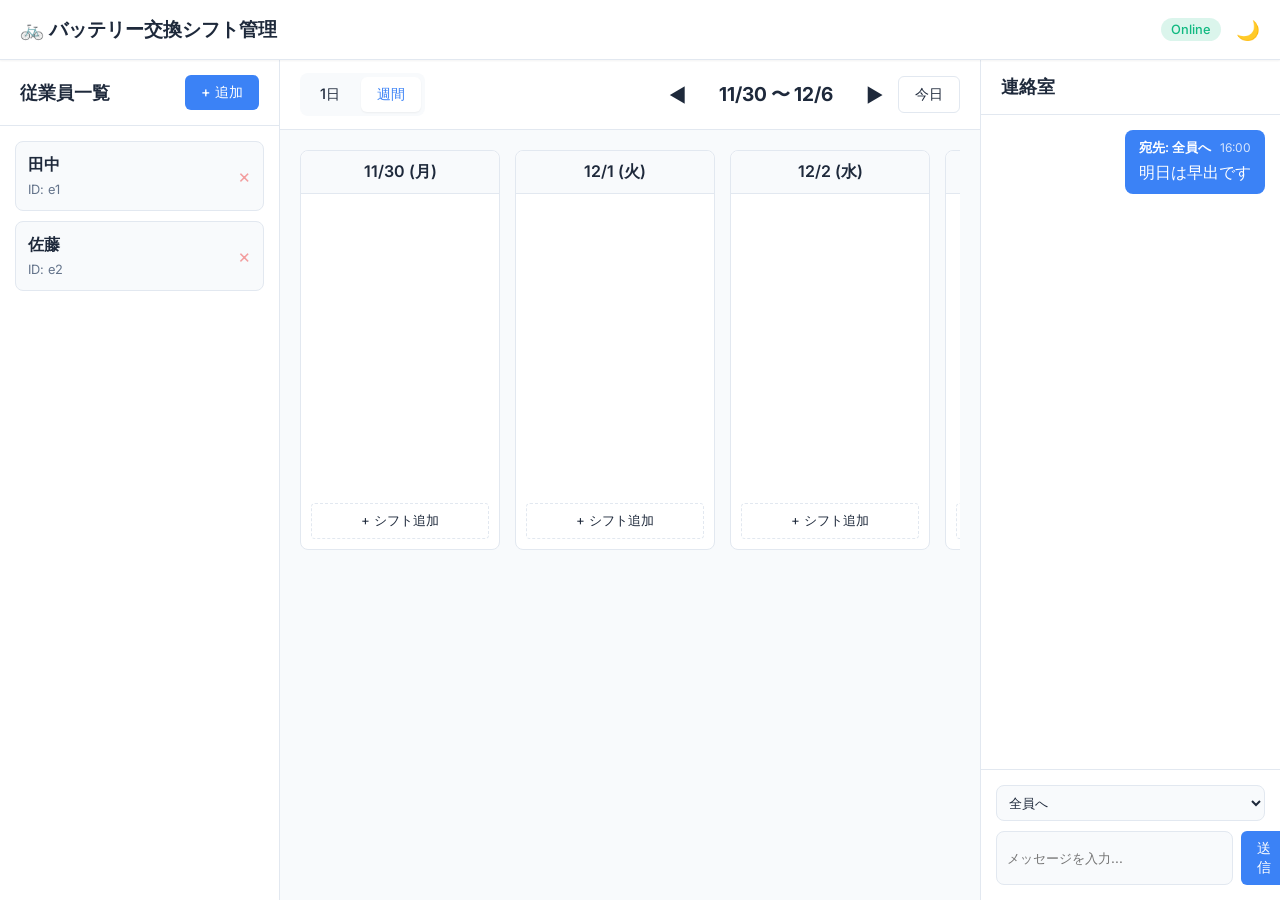
<file: index.html>
<!DOCTYPE html>
<html lang="ja" data-theme="light">
<head>
    <meta charset="UTF-8">
    <meta name="viewport" content="width=device-width, initial-scale=1.0">
    <title>シフト管理アプリ (シェアサイクル)</title>
    <!-- 必要なフォント -->
    <link href="https://fonts.googleapis.com/css2?family=Inter:wght@400;500;600&display=swap" rel="stylesheet">
    <link rel="stylesheet" href="styles.css">
    <link rel="manifest" href="manifest.json">
</head>
<body>
    <header class="topbar">
        <div class="logo">🚲 バッテリー交換シフト管理</div>
        <div class="topbar-actions">
            <span id="network-status" class="status online">Online</span>
            <button id="theme-toggle" class="icon-btn" aria-label="テーマ切替">🌙</button>
        </div>
    </header>

    <div class="app-layout">
        <!-- 従業員管理サイドバー -->
        <aside class="sidebar" id="employee-sidebar">
            <div class="sidebar-header">
                <h2>従業員一覧</h2>
                <button id="add-employee-btn" class="btn primary-btn">+ 追加</button>
            </div>
            <div class="sidebar-content">
                <ul id="employee-list" class="employee-list">
                    <!-- JSで動的生成 -->
                </ul>
            </div>
        </aside>

        <!-- メインカレンダービュー -->
        <main class="main-content">
            <div class="calendar-toolbar">
                <div class="view-toggles">
                    <button id="view-day" class="btn toggle-btn">1日</button>
                    <button id="view-week" class="btn toggle-btn active">週間</button>
                </div>
                <div class="date-controls">
                    <button id="prev-date" class="icon-btn">◀</button>
                    <h2 id="current-date-display">2026年3月</h2>
                    <button id="next-date" class="icon-btn">▶</button>
                    <button id="today-btn" class="btn outline-btn">今日</button>
                </div>
            </div>
            
            <div class="calendar-container">
                <div id="calendar-grid" class="calendar-grid week-view">
                    <!-- JSで動的生成 -->
                </div>
            </div>
        </main>

        <!-- チャット機能 -->
        <aside class="chat-panel">
            <div class="chat-header">
                <h2>連絡室</h2>
            </div>
            <div class="chat-history" id="chat-history">
                <!-- JSで動的生成 -->
            </div>
            <div class="chat-input-area">
                <select id="chat-recipient" class="chat-select">
                    <option value="all">全員へ</option>
                    <!-- 従業員オプションを動的生成 -->
                </select>
                <div class="input-group">
                    <input type="text" id="chat-input" placeholder="メッセージを入力...">
                    <button id="send-btn" class="btn primary-btn">送信</button>
                </div>
            </div>
        </aside>
    </div>

    <!-- モーダル: 従業員追加 -->
    <dialog id="employee-modal" class="modal">
        <div class="modal-content">
            <h3>従業員を追加</h3>
            <form id="employee-form">
                <div class="form-group">
                    <label for="emp-name">名前</label>
                    <input type="text" id="emp-name" required>
                </div>
                <div class="form-group">
                    <label for="emp-id">従業員ID</label>
                    <input type="text" id="emp-id" required>
                </div>
                <div class="modal-actions">
                    <button type="button" class="btn close-modal-btn">キャンセル</button>
                    <button type="submit" class="btn primary-btn">保存</button>
                </div>
            </form>
        </div>
    </dialog>

    <!-- モーダル: シフト追加・編集 -->
    <dialog id="shift-modal" class="modal">
        <div class="modal-content">
            <h3 id="shift-modal-title">シフトを登録</h3>
            <form id="shift-form">
                <input type="hidden" id="shift-id">
                <div class="form-group">
                    <label for="shift-date">日付</label>
                    <input type="date" id="shift-date" required>
                </div>
                <div class="form-group">
                    <label for="shift-employee">従業員</label>
                    <select id="shift-employee" required>
                        <!-- 動的生成 -->
                    </select>
                </div>
                <div class="form-group time-group">
                    <div>
                        <label for="shift-start">開始</label>
                        <input type="time" id="shift-start" required>
                    </div>
                    <span>〜</span>
                    <div>
                        <label for="shift-end">終了</label>
                        <input type="time" id="shift-end" required>
                    </div>
                </div>
                <div class="modal-actions">
                    <button type="button" class="btn close-modal-btn">キャンセル</button>
                    <button type="button" id="delete-shift-btn" class="btn danger-btn hidden">削除</button>
                    <button type="submit" class="btn primary-btn">保存</button>
                </div>
            </form>
        </div>
    </dialog>

    <script src="app.js" defer></script>
</body>
</html>
</file>
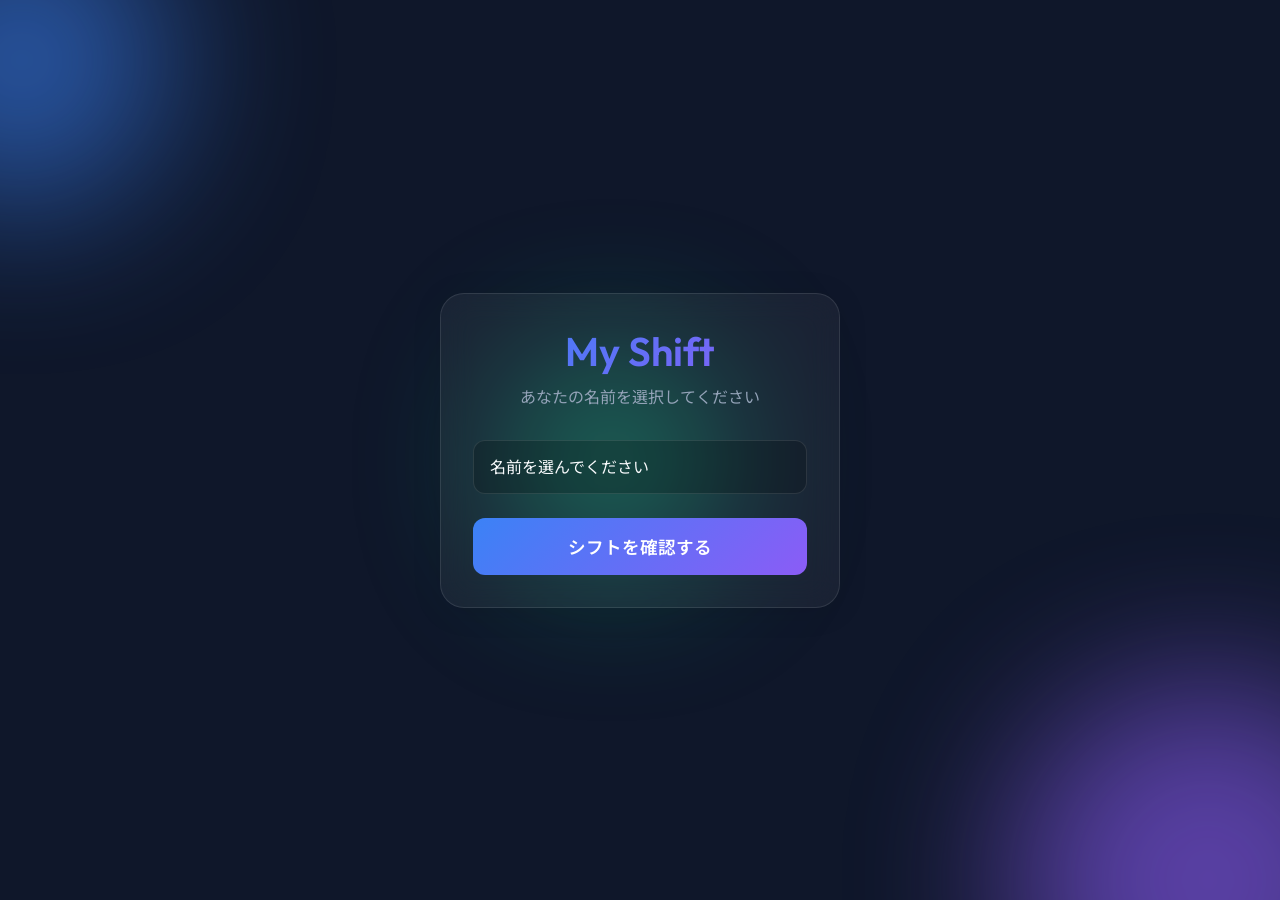
<file: worker.html>
<!DOCTYPE html>
<html lang="ja">
<head>
    <meta charset="UTF-8">
    <meta name="viewport" content="width=device-width, initial-scale=1.0">
    <title>マイスケジュール</title>
    <!-- プレミアムなタイポグラフィ -->
    <link href="https://fonts.googleapis.com/css2?family=Outfit:wght@300;400;600&family=Noto+Sans+JP:wght@300;400;500;700&display=swap" rel="stylesheet">
    <link rel="stylesheet" href="worker.css">
    <link rel="manifest" href="worker_manifest.json">
</head>
<body>
    <!-- 背景用の装飾エレメント -->
    <div class="bg-shape shape-1"></div>
    <div class="bg-shape shape-2"></div>
    <div class="bg-shape shape-3"></div>

    <div class="app-container">
        
        <!-- === ログイン（従業員選択）画面 === -->
        <section id="login-view" class="view-section active">
            <div class="glass-card login-card">
                <h1>My Shift</h1>
                <p>あなたの名前を選択してください</p>
                <div class="form-group">
                    <select id="employee-select" class="premium-select">
                        <option value="" disabled selected>読み込み中...</option>
                    </select>
                </div>
                <button id="login-btn" class="premium-btn">シフトを確認する</button>
            </div>
        </section>

        <!-- === メインカレンダー画面 === -->
        <section id="calendar-view" class="view-section">
            <header class="app-header glass-header">
                <div class="user-info">
                    <span class="user-avatar">👤</span>
                    <span id="current-user-name">ゲスト</span>
                    <button id="messages-btn" class="icon-btn" title="お知らせ">🔔</button>
                    <button id="logout-btn" class="icon-btn logout-btn" title="別の人に切り替える">⎋</button>
                </div>
                <div class="month-selector">
                    <button id="prev-month" class="icon-btn">❮</button>
                    <h2 id="current-month-display">2026年 4月</h2>
                    <button id="next-month" class="icon-btn">❯</button>
                </div>
            </header>

            <main class="calendar-container glass-card">
                <div class="calendar-header-days">
                    <span>日</span><span>月</span><span>火</span><span>水</span><span>木</span><span>金</span><span>土</span>
                </div>
                <div id="calendar-grid" class="calendar-grid">
                    <!-- JSで日付セルが挿入されます -->
                </div>
            </main>
        </section>

    </div>

    <!-- === メッセージモーダル === -->
    <dialog id="messages-modal" class="glass-modal">
        <div class="modal-content">
            <div class="modal-header">
                <h3>お知らせ・メッセージ</h3>
                <button id="close-messages-btn" class="icon-btn close-modal-btn">×</button>
            </div>
            <div id="messages-list" class="messages-list">
                <!-- JSでメッセージが入る -->
            </div>
        </div>
    </dialog>

    <script src="worker.js" defer></script>
</body>
</html>
</file>
<file: styles.css>
/* ベース変数設定 */
:root {
    --primary-color: #3b82f6;
    --primary-hover: #2563eb;
    --bg-color: #f8fafc;
    --surface-color: #ffffff;
    --border-color: #e2e8f0;
    --text-color: #1e293b;
    --text-muted: #64748b;
    --danger-color: #ef4444;
    --danger-hover: #dc2626;
    --success-color: #10b981;
    --shadow-sm: 0 1px 2px 0 rgb(0 0 0 / 0.05);
    --shadow-md: 0 4px 6px -1px rgb(0 0 0 / 0.1);
    --border-radius: 8px;
}

[data-theme="dark"] {
    --primary-color: #60a5fa;
    --primary-hover: #93c5fd;
    --bg-color: #0f172a;
    --surface-color: #1e293b;
    --border-color: #334155;
    --text-color: #f8fafc;
    --text-muted: #94a3b8;
    --danger-color: #f87171;
    --success-color: #34d399;
    --shadow-sm: 0 1px 2px 0 rgb(0 0 0 / 0.3);
    --shadow-md: 0 4px 6px -1px rgb(0 0 0 / 0.4);
}

* {
    box-sizing: border-box;
    margin: 0;
    padding: 0;
    font-family: 'Inter', system-ui, sans-serif;
}

body {
    background-color: var(--bg-color);
    color: var(--text-color);
    display: flex;
    flex-direction: column;
    height: 100vh;
    overflow: hidden;
    transition: background-color 0.3s, color 0.3s;
}

/* ヘッダー */
.topbar {
    height: 60px;
    background-color: var(--surface-color);
    border-bottom: 1px solid var(--border-color);
    display: flex;
    justify-content: space-between;
    align-items: center;
    padding: 0 20px;
    box-shadow: var(--shadow-sm);
    z-index: 10;
}

.logo {
    font-size: 1.2rem;
    font-weight: 600;
}

.topbar-actions {
    display: flex;
    align-items: center;
    gap: 15px;
}

.status {
    padding: 4px 10px;
    border-radius: 20px;
    font-size: 0.8rem;
    font-weight: 500;
}
.status.online { background-color: rgba(16, 185, 129, 0.15); color: var(--success-color); }
.status.offline { background-color: rgba(239, 68, 68, 0.15); color: var(--danger-color); }

/* レイアウト: 3カラム */
.app-layout {
    display: grid;
    grid-template-columns: 280px minmax(500px, 1fr) 300px;
    flex: 1;
    overflow-x: auto;
    overflow-y: hidden;
    -webkit-overflow-scrolling: touch;
}

/* サイドバー・共通 */
.sidebar, .chat-panel, .main-content {
    display: flex;
    flex-direction: column;
    overflow-y: auto;
    background-color: var(--surface-color);
}
.sidebar { border-right: 1px solid var(--border-color); }
.chat-panel { border-left: 1px solid var(--border-color); }
.main-content { background-color: var(--bg-color); }

.sidebar-header, .chat-header {
    padding: 15px 20px;
    border-bottom: 1px solid var(--border-color);
    display: flex;
    justify-content: space-between;
    align-items: center;
    background-color: var(--surface-color);
    position: sticky;
    top: 0;
}
.sidebar-header h2, .chat-header h2 { font-size: 1.1rem; }

/* 従業員リスト */
.employee-list {
    list-style: none;
    padding: 15px;
    display: flex;
    flex-direction: column;
    gap: 10px;
}
.employee-item {
    padding: 12px;
    background-color: var(--bg-color);
    border: 1px solid var(--border-color);
    border-radius: var(--border-radius);
    display: flex;
    justify-content: space-between;
    align-items: center;
    transition: border-color 0.2s;
    cursor: pointer;
}
.employee-item:hover {
    border-color: var(--primary-color);
}
.employee-info h4 { font-size: 1rem; margin-bottom: 2px; }
.employee-info span { font-size: 0.8rem; color: var(--text-muted); }

.delete-emp-btn {
    background: none;
    border: none;
    color: var(--danger-color);
    cursor: pointer;
    font-size: 1.2rem;
    opacity: 0.5;
}
.delete-emp-btn:hover { opacity: 1; }

/* メインコンテンツ(カレンダー等) */
.calendar-toolbar {
    height: 70px;
    padding: 0 20px;
    background-color: var(--surface-color);
    border-bottom: 1px solid var(--border-color);
    display: flex;
    justify-content: space-between;
    align-items: center;
}
.view-toggles {
    display: flex;
    gap: 5px;
    background: var(--bg-color);
    padding: 4px;
    border-radius: var(--border-radius);
}
.toggle-btn {
    background: transparent;
    border: none;
    padding: 8px 16px;
    border-radius: 6px;
    cursor: pointer;
    color: var(--text-color);
    font-weight: 500;
}
.toggle-btn.active {
    background: var(--surface-color);
    box-shadow: var(--shadow-sm);
    color: var(--primary-color);
}

.date-controls {
    display: flex;
    align-items: center;
    gap: 15px;
}
#current-date-display { font-size: 1.2rem; min-width: 150px; text-align: center; }

.calendar-container {
    flex: 1;
    padding: 20px;
    overflow-y: auto;
}

/* カレンダーグリッド基礎 */
.calendar-grid {
    display: flex;
    gap: 15px;
}
.calendar-grid.week-view {
    flex-direction: row;
    overflow-x: auto;
    min-height: 400px;
}
.calendar-grid.day-view {
    flex-direction: column;
}
.calendar-day-card {
    background: var(--surface-color);
    border: 1px solid var(--border-color);
    border-radius: var(--border-radius);
    min-width: 200px;
    flex: 1;
    display: flex;
    flex-direction: column;
}
.day-header {
    padding: 10px;
    background: var(--bg-color);
    border-bottom: 1px solid var(--border-color);
    text-align: center;
    font-weight: 600;
    border-radius: var(--border-radius) var(--border-radius) 0 0;
}
.day-header.today {
    background: var(--primary-color);
    color: white;
}
.day-shifts {
    padding: 10px;
    flex: 1;
    display: flex;
    flex-direction: column;
    gap: 8px;
}
.shift-block {
    background-color: var(--primary-color);
    color: white;
    padding: 8px;
    border-radius: 4px;
    font-size: 0.85rem;
    cursor: pointer;
    transition: opacity 0.2s;
    box-shadow: var(--shadow-sm);
}
.shift-block:hover {
    opacity: 0.9;
}
.shift-block strong { display: block; font-size: 0.95rem; margin-bottom: 2px; }
.add-shift-inline-btn {
    margin: 10px;
    padding: 8px;
    background: transparent;
    border: 1px dashed var(--border-color);
    color: var(--text-color);
    border-radius: 4px;
    cursor: pointer;
}
.add-shift-inline-btn:hover { background: var(--bg-color); }

/* チャット機能 */
.chat-history {
    flex: 1;
    padding: 15px;
    display: flex;
    flex-direction: column;
    gap: 15px;
    overflow-y: auto;
}
.message {
    padding: 10px 14px;
    border-radius: var(--border-radius);
    background-color: var(--bg-color);
    border: 1px solid var(--border-color);
    max-width: 90%;
}
.message.admin-msg {
    background-color: var(--primary-color);
    color: white;
    align-self: flex-end;
    border: none;
}
.message.admin-msg .msg-time { color: rgba(255,255,255,0.8); }
.msg-header {
    display: flex;
    justify-content: space-between;
    margin-bottom: 5px;
    font-size: 0.8rem;
    font-weight: 600;
}
.msg-time { font-weight: normal; font-size: 0.75rem; color: var(--text-muted); }

.chat-input-area {
    padding: 15px;
    border-top: 1px solid var(--border-color);
    background-color: var(--surface-color);
    display: flex;
    flex-direction: column;
    gap: 10px;
}
.chat-select { width: 100%; padding: 8px; border-radius: var(--border-radius); border: 1px solid var(--border-color); background: var(--bg-color); color: var(--text-color); }
.input-group { display: flex; gap: 8px; }
.input-group input { flex: 1; padding: 10px; border-radius: var(--border-radius); border: 1px solid var(--border-color); background: var(--bg-color); color: var(--text-color); }

/* モーダル共通 */
dialog {
    margin: auto;
    padding: 0;
    border: none;
    border-radius: var(--border-radius);
    background: transparent;
    max-width: 400px;
    width: 100%;
}
dialog::backdrop { background: rgba(0, 0, 0, 0.5); backdrop-filter: blur(2px); }
.modal-content {
    background: var(--surface-color);
    padding: 24px;
    border-radius: var(--border-radius);
    box-shadow: var(--shadow-md);
    color: var(--text-color);
}
.modal-content h3 { margin-bottom: 20px; }
.form-group { margin-bottom: 15px; }
.form-group label { display: block; margin-bottom: 6px; font-weight: 500; font-size: 0.9rem; }
.form-group input, .form-group select {
    width: 100%;
    padding: 10px;
    border-radius: 6px;
    border: 1px solid var(--border-color);
    background: var(--bg-color);
    color: var(--text-color);
}
.time-group { display: flex; align-items: center; gap: 10px; }
.time-group div { flex: 1; }
.modal-actions {
    display: flex;
    justify-content: flex-end;
    gap: 10px;
    margin-top: 25px;
}

/* ボタン汎用 */
.btn {
    padding: 8px 16px;
    border-radius: 6px;
    border: none;
    cursor: pointer;
    font-weight: 500;
    transition: 0.2s;
    font-size: 0.9rem;
}
.primary-btn { background-color: var(--primary-color); color: white; }
.primary-btn:hover { background-color: var(--primary-hover); }
.danger-btn { background-color: var(--danger-color); color: white; }
.danger-btn:hover { background-color: var(--danger-hover); }
.outline-btn { background-color: transparent; border: 1px solid var(--border-color); color: var(--text-color); }
.outline-btn:hover { background-color: var(--bg-color); }
.icon-btn {
    background: none;
    border: none;
    cursor: pointer;
    font-size: 1.2rem;
    color: var(--text-color);
    display: flex;
    align-items: center;
    justify-content: center;
}
.hidden { display: none !important; }
</file>
<file: worker.css>
/* worker.css - プレミアムなシフト確認アプリ用スタイル */

:root {
    --bg-color: #0f172a;
    --text-primary: #f8fafc;
    --text-secondary: #94a3b8;
    --glass-bg: rgba(255, 255, 255, 0.05);
    --glass-border: rgba(255, 255, 255, 0.1);
    --glass-shadow: 0 4px 30px rgba(0, 0, 0, 0.1);
    --accent-gradient: linear-gradient(135deg, #3b82f6, #8b5cf6);
    --accent-hover: linear-gradient(135deg, #2563eb, #7c3aed);
    --shift-badge-bg: linear-gradient(135deg, #10b981, #059669);
    --today-bg: rgba(255, 255, 255, 0.15);
}

* {
    box-sizing: border-box;
    margin: 0;
    padding: 0;
    font-family: 'Outfit', 'Noto Sans JP', sans-serif;
}

body {
    background-color: var(--bg-color);
    color: var(--text-primary);
    min-height: 100vh;
    overflow-x: hidden;
    position: relative;
}

/* Background animated shapes */
.bg-shape {
    position: fixed;
    border-radius: 50%;
    filter: blur(80px);
    z-index: -1;
    opacity: 0.6;
    animation: float 15s ease-in-out infinite;
}

.shape-1 {
    width: 300px;
    height: 300px;
    background: #3b82f6;
    top: -10%;
    left: -10%;
    animation-delay: 0s;
}

.shape-2 {
    width: 400px;
    height: 400px;
    background: #8b5cf6;
    bottom: -20%;
    right: -10%;
    animation-delay: -5s;
}

.shape-3 {
    width: 200px;
    height: 200px;
    background: #10b981;
    top: 40%;
    left: 40%;
    animation-delay: -10s;
}

@keyframes float {
    0%, 100% { transform: translate(0, 0) scale(1); }
    33% { transform: translate(30px, -50px) scale(1.1); }
    66% { transform: translate(-20px, 40px) scale(0.9); }
}

/* App Container */
.app-container {
    max-width: 600px;
    margin: 0 auto;
    padding: 20px;
    min-height: 100vh;
    display: flex;
    flex-direction: column;
    justify-content: center;
}

/* View Control */
.view-section {
    display: none;
    opacity: 0;
    transition: opacity 0.4s ease, transform 0.4s ease;
    transform: translateY(20px);
}

.view-section.active {
    display: flex;
    flex-direction: column;
    opacity: 1;
    transform: translateY(0);
}

/* Glass UI Component */
.glass-card {
    background: var(--glass-bg);
    backdrop-filter: blur(16px);
    -webkit-backdrop-filter: blur(16px);
    border: 1px solid var(--glass-border);
    border-radius: 24px;
    box-shadow: var(--glass-shadow);
    padding: 32px;
    flex-shrink: 0; /* 追加: フレックスコンテナ内で縮んであふれないように */
}

.glass-header {
    background: var(--glass-bg);
    backdrop-filter: blur(16px);
    -webkit-backdrop-filter: blur(16px);
    border: 1px solid var(--glass-border);
    border-radius: 20px;
    padding: 16px 24px;
    margin-bottom: 24px;
    display: flex;
    flex-direction: column;
    gap: 16px;
    flex-shrink: 0; /* 追加 */
}

/* Login View */
.login-card {
    text-align: center;
    max-width: 400px;
    margin: 0 auto;
    width: 100%;
}

.login-card h1 {
    font-size: 2.5rem;
    font-weight: 600;
    margin-bottom: 8px;
    background: var(--accent-gradient);
    -webkit-background-clip: text;
    background-clip: text;
    -webkit-text-fill-color: transparent;
}

.login-card p {
    color: var(--text-secondary);
    margin-bottom: 32px;
}

.form-group {
    margin-bottom: 24px;
    text-align: left;
}

.premium-select {
    width: 100%;
    padding: 16px;
    border-radius: 12px;
    background: rgba(0, 0, 0, 0.2);
    border: 1px solid var(--glass-border);
    color: var(--text-primary);
    font-size: 1rem;
    outline: none;
    appearance: none;
    cursor: pointer;
    transition: border-color 0.3s;
}

.premium-select:focus {
    border-color: #8b5cf6;
}

.premium-select option {
    background-color: #1e293b;
    color: #fff;
}

.premium-btn {
    width: 100%;
    padding: 16px;
    border: none;
    border-radius: 12px;
    background: var(--accent-gradient);
    color: white;
    font-size: 1.1rem;
    font-weight: 600;
    cursor: pointer;
    transition: transform 0.2s, box-shadow 0.2s, background 0.3s;
}

.premium-btn:hover {
    transform: translateY(-2px);
    box-shadow: 0 8px 20px rgba(139, 92, 246, 0.4);
}

.premium-btn:active {
    transform: translateY(0);
}

.premium-btn:disabled {
    opacity: 0.5;
    cursor: not-allowed;
    transform: none;
    box-shadow: none;
}

/* Calendar View */
.user-info {
    display: flex;
    align-items: center;
    gap: 12px;
}

.user-avatar {
    font-size: 1.5rem;
    background: rgba(255,255,255,0.1);
    padding: 8px;
    border-radius: 50%;
}

#current-user-name {
    font-size: 1.2rem;
    font-weight: 500;
    flex-grow: 1;
    white-space: nowrap;
    overflow: hidden;
    text-overflow: ellipsis;
}

.icon-btn {
    background: transparent;
    border: none;
    color: var(--text-primary);
    font-size: 1.2rem;
    cursor: pointer;
    width: 40px;
    height: 40px;
    border-radius: 50%;
    display: inline-flex;
    align-items: center;
    justify-content: center;
    flex-shrink: 0;
    transition: background 0.3s;
}

.icon-btn:hover {
    background: rgba(255, 255, 255, 0.1);
}

.month-selector {
    display: flex;
    justify-content: space-between;
    align-items: center;
}

.month-selector h2 {
    font-size: 1.8rem;
    font-weight: 300;
    letter-spacing: 1px;
}

.calendar-container {
    padding: 24px;
}

.calendar-header-days {
    display: grid;
    grid-template-columns: repeat(7, 1fr);
    text-align: center;
    margin-bottom: 12px;
    font-weight: 600;
    color: var(--text-secondary);
}

.calendar-header-days span:first-child { color: #ef4444; } /* 日曜 */
.calendar-header-days span:last-child { color: #3b82f6; } /* 土曜 */

.calendar-grid {
    display: grid;
    grid-template-columns: repeat(7, 1fr);
    gap: 8px;
}

.calendar-cell {
    min-height: 80px;
    background: rgba(0, 0, 0, 0.15);
    border-radius: 12px;
    border: 1px solid transparent;
    display: flex;
    flex-direction: column;
    padding: 6px;
    position: relative;
    transition: transform 0.2s, background 0.3s;
}

.calendar-cell:hover {
    transform: scale(1.02);
    background: rgba(255, 255, 255, 0.05);
}

.calendar-cell.other-month {
    opacity: 0.3;
}

.calendar-cell.today {
    background: var(--today-bg);
    border-color: rgba(255, 255, 255, 0.3);
}

.cell-date {
    font-size: 0.9rem;
    font-weight: 500;
    margin-bottom: 4px;
}

.calendar-cell:nth-child(7n+1) .cell-date { color: #ef4444; } /* Grid starts from SUN */
.calendar-cell:nth-child(7n) .cell-date { color: #3b82f6; } /* SAT */

.shift-badge {
    background: var(--shift-badge-bg);
    color: white;
    font-size: 0.75rem;
    padding: 4px 2px;
    border-radius: 6px;
    text-align: center;
    font-weight: 600;
    margin-top: auto;
    box-shadow: 0 2px 8px rgba(16, 185, 129, 0.3);
    word-break: break-all;
    line-height: 1.2;
}

/* Responsive adjustments */
@media (max-width: 480px) {
    .app-container {
        padding: 10px;
    }
    .glass-card {
        padding: 16px;
    }
    .glass-header {
        padding: 12px 16px;
        margin-bottom: 16px;
        gap: 12px;
    }
    .month-selector h2 {
        font-size: 1.4rem;
    }
    .user-avatar {
        font-size: 1.2rem;
        padding: 6px;
    }
    #current-user-name {
        font-size: 1rem;
    }
    .icon-btn {
        font-size: 1rem;
        width: 32px;
        height: 32px;
    }
    .calendar-container {
        padding: 12px;
    }
    .calendar-header-days {
        font-size: 0.85rem;
        margin-bottom: 8px;
    }
    .calendar-grid {
        gap: 4px;
    }
    .calendar-cell {
        min-height: 60px;
        padding: 4px 2px;
        border-radius: 8px;
    }
    .cell-date {
        font-size: 0.8rem;
        margin-bottom: 2px;
    }
    .shift-badge {
        font-size: 0.6rem;
        padding: 2px 1px;
        letter-spacing: -0.2px;
        line-height: 1.1;
        border-radius: 4px;
    }
}

/* Modal (Messages) */
.glass-modal {
    border: none;
    background: transparent;
    margin: auto;
    width: 90%;
    max-width: 400px;
    padding: 0;
    max-height: 80vh;
}

.glass-modal::backdrop {
    background: rgba(0, 0, 0, 0.5);
    backdrop-filter: blur(4px);
    -webkit-backdrop-filter: blur(4px);
}

.modal-content {
    background: rgba(30, 41, 59, 0.95);
    border: 1px solid var(--glass-border);
    border-radius: 20px;
    box-shadow: var(--glass-shadow);
    padding: 24px;
    color: var(--text-primary);
    display: flex;
    flex-direction: column;
    max-height: 80vh;
}

.modal-header {
    display: flex;
    justify-content: space-between;
    align-items: center;
    margin-bottom: 20px;
}

.modal-header h3 {
    font-size: 1.3rem;
    font-weight: 500;
}

.messages-list {
    overflow-y: auto;
    display: flex;
    flex-direction: column;
    gap: 12px;
}

.msg-item {
    background: rgba(255, 255, 255, 0.05);
    padding: 12px;
    border-radius: 12px;
    border-left: 4px solid #3b82f6;
}

.msg-item.msg-all {
    border-left-color: #10b981;
}

.msg-time {
    font-size: 0.8rem;
    color: var(--text-secondary);
    margin-bottom: 6px;
    display: block;
}

.msg-text {
    font-size: 0.95rem;
    line-height: 1.5;
    white-space: pre-wrap;
    word-break: break-word;
}
</file>
